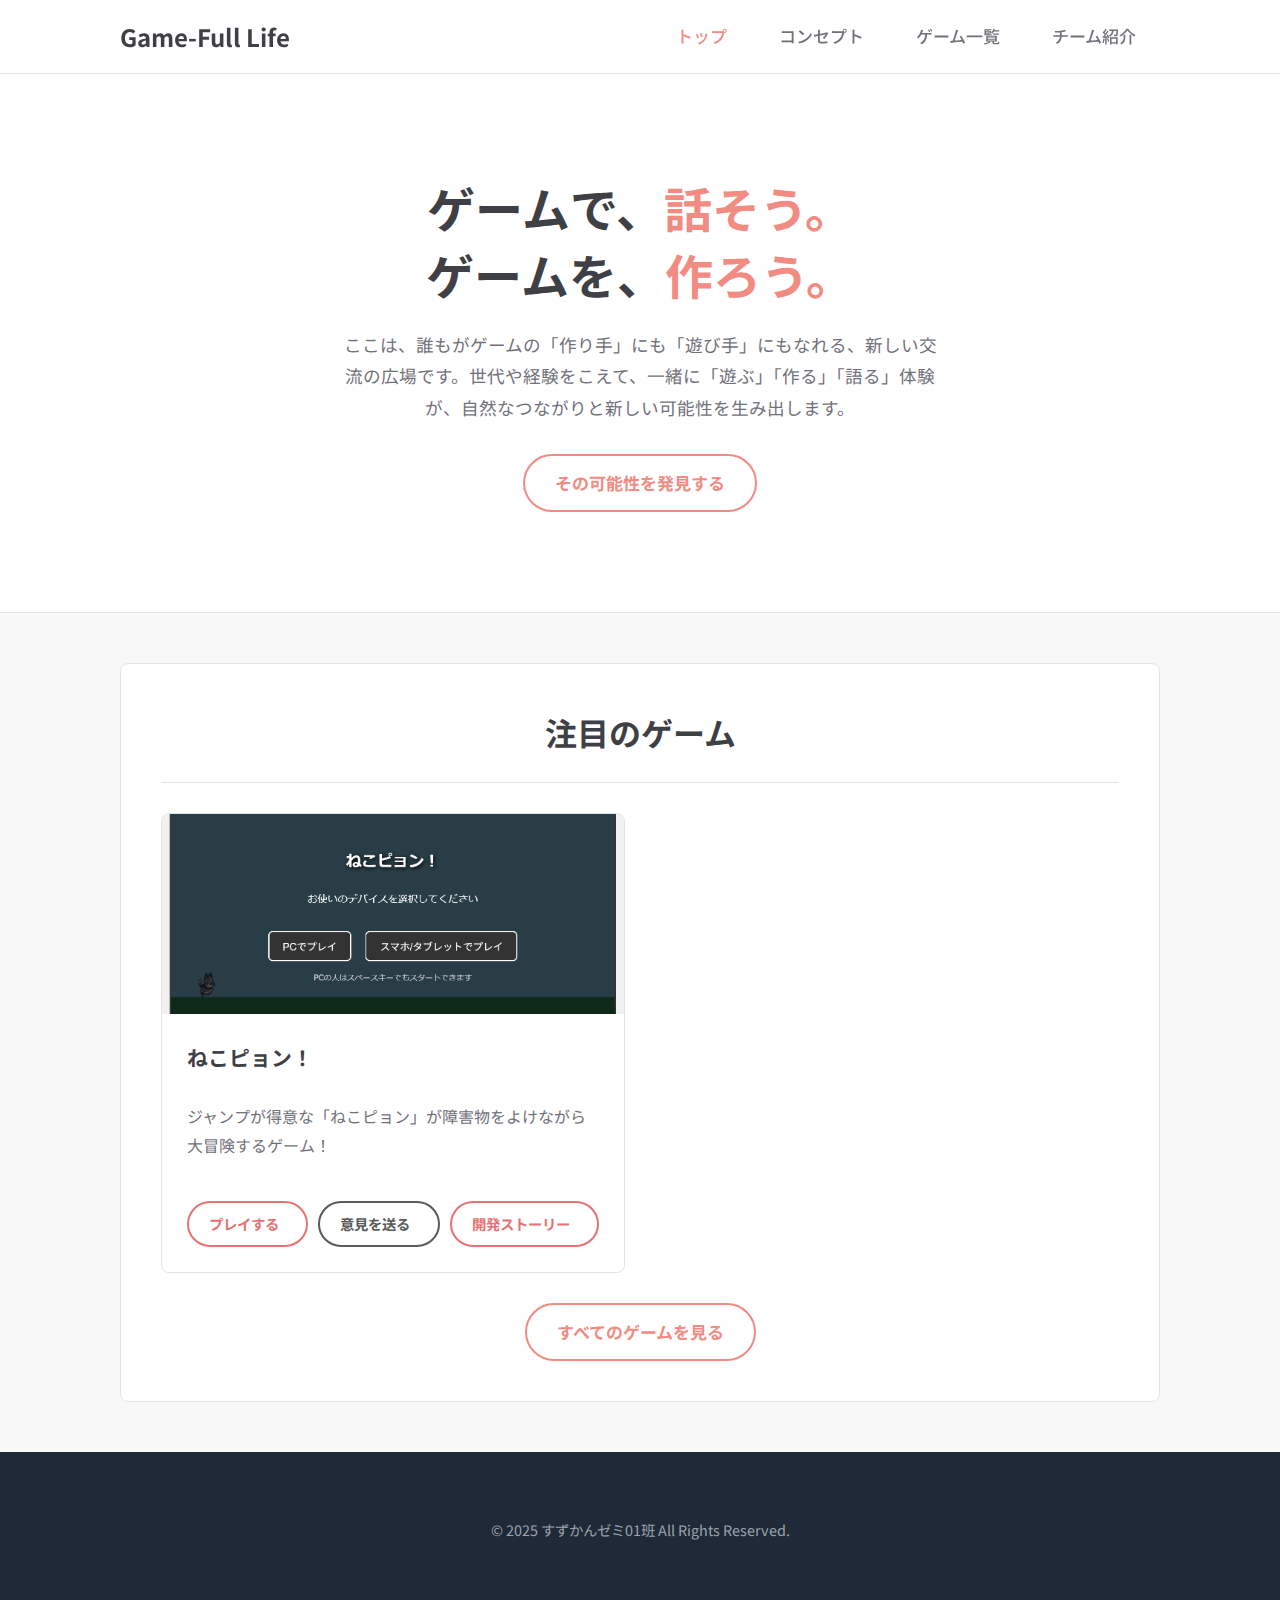
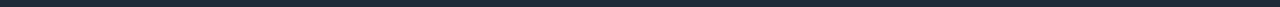
<file: index.html>
<!DOCTYPE html>
<html lang="ja">
<head>
    <meta charset="UTF-8">
    <meta name="viewport" content="width=device-width, initial-scale=1.0">
    <title>Game-Full Life | ゲームでツナガル、世代をコエル</title>
    <link rel="stylesheet" href="style.css">
    <link rel="preconnect" href="https://fonts.googleapis.com">
    <link rel="preconnect" href="https://fonts.gstatic.com" crossorigin>
    <link href="https://fonts.googleapis.com/css2?family=Noto+Sans+JP:wght@400;500;700&family=Poppins:wght@700&display=swap" rel="stylesheet">
</head>
<body>

    <header class="site-header">
        <div class="container">
            <div class="header-inner">
                <div class="site-logo">
                    <a href="index.html">
                        <h1 class="site-main-title">Game-Full Life</h1>
                    </a>
                </div>
                <nav class="main-nav">
                    <a href="index.html" class="active">トップ</a>
                    <a href="concept.html">コンセプト</a>
                    <a href="games.html">ゲーム一覧</a>
                    <a href="about.html">チーム紹介</a>
                </nav>
            </div>
        </div>
    </header>
    
    <main>
        <section class="hero-section">
            <h2 class="hero-title">ゲームで、<span class="accent">話そう。</span><br>ゲームを、<span class="accent">作ろう。</span></h2>
            <p class="hero-subtitle">ここは、誰もがゲームの「作り手」にも「遊び手」にもなれる、新しい交流の広場です。世代や経験をこえて、一緒に「遊ぶ」「作る」「語る」体験が、自然なつながりと新しい可能性を生み出します。</p>
            <a href="concept.html" class="button">その可能性を発見する</a>
        </section>

        <div class="site-content">
            <div class="container">
                <div class="content-wrapper">
                    <h2 class="section-title">注目のゲーム</h2>
                    <div class="game-list">
                         <div class="game-card">
    <img src="https://atsuage-bomb.github.io/01-gamecomm/nekopyongazo.png" alt="ねこピョン！の画像" class="game-card-image">
    <div class="game-card-content">
        <h3>ねこピョン！</h3>
        <p>ジャンプが得意な「ねこピョン」が障害物をよけながら大冒険するゲーム！</p>
    </div>
    <div class="game-card-actions">
        <a href="https://atsuage-bomb.github.io/cat-walker/" target="_blank" class="button">プレイする</a>
        <a href="（GoogleフォームのURL）" target="_blank" class="button secondary">意見を送る</a>
        <a href="https://atsuage-bomb.github.io/01-gamecomm/story-nekopyon.html" class="button tertiary">開発ストーリー</a>
    </div>
</div>                        
                    </div>
                    <div style="text-align:center; margin-top:30px;">
                        <a href="games.html" class="button">すべてのゲームを見る</a>
                    </div>
                </div>
            </div>
        </div>
    </main>

    <footer class="site-footer">
        <div class="container">
            <p>&copy; 2025 すずかんゼミ01班 All Rights Reserved.</p>
        </div>
    </footer>

</body>
</html>
</file>
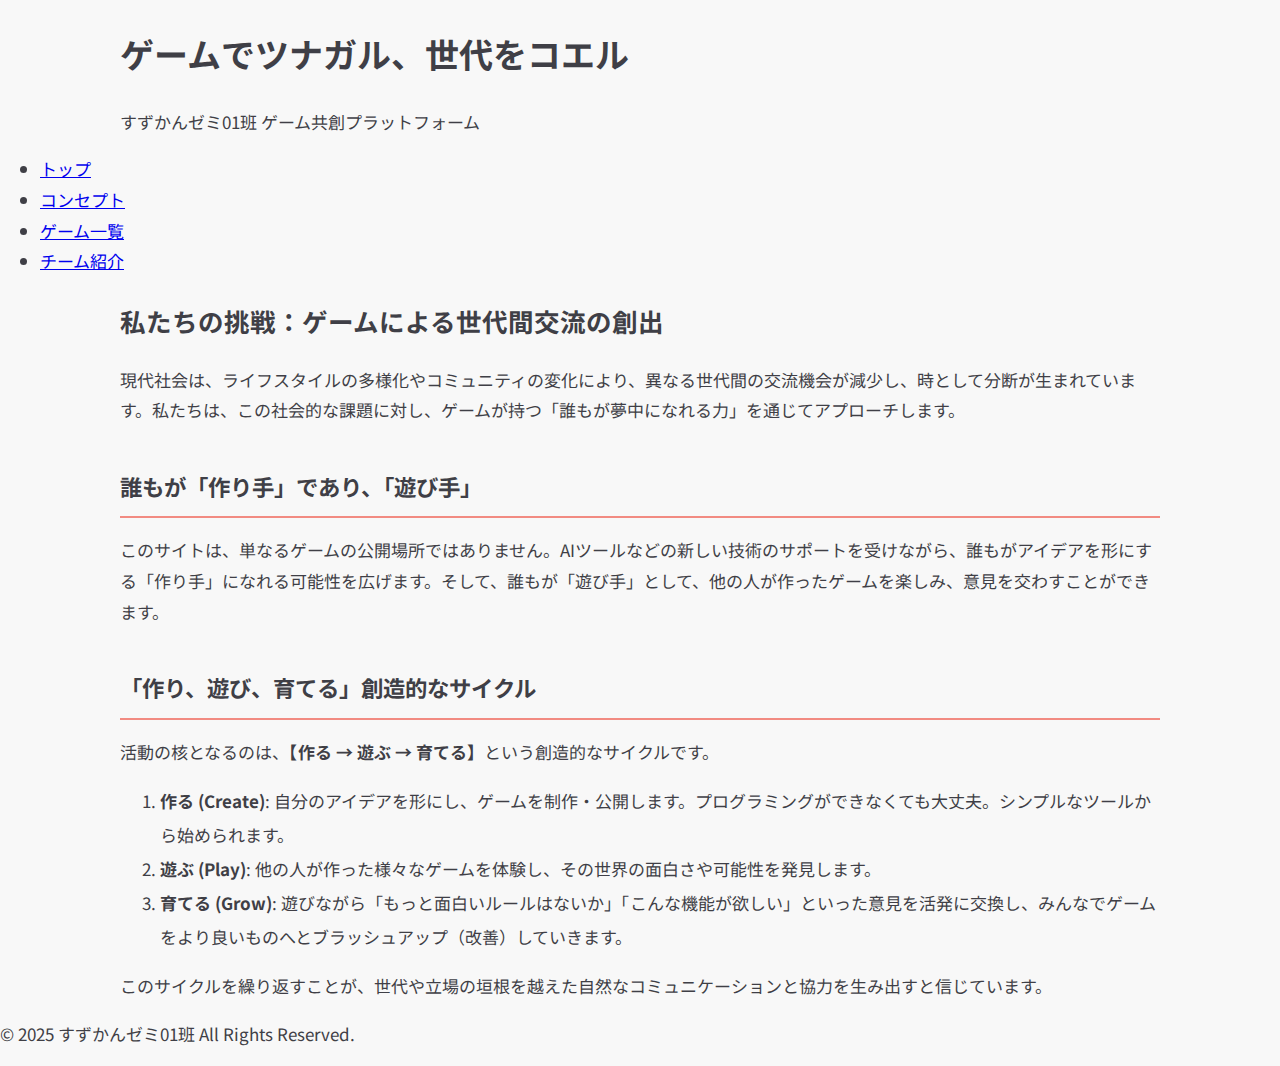
<file: concept.html>
<!DOCTYPE html>
<html lang="ja">
<head>
    <meta charset="UTF-8">
    <meta name="viewport" content="width=device-width, initial-scale=1.0">
    <title>コンセプト | すずかんゼミ01班プロジェクト</title>
    <link rel="stylesheet" href="style.css">
</head>
<body>

    <header>
        <div class="container">
            <h1>ゲームでツナガル、世代をコエル</h1>
            <p>すずかんゼミ01班 ゲーム共創プラットフォーム</p>
        </div>
    </header>

    <nav>
        <ul>
            <li><a href="index.html">トップ</a></li>
            <li><a href="concept.html" class="active">コンセプト</a></li>
            <li><a href="games.html">ゲーム一覧</a></li>
            <li><a href="about.html">チーム紹介</a></li>
        </ul>
    </nav>

    <main>
        <div class="container">
            <section class="section">
                <h2>私たちの挑戦：ゲームによる世代間交流の創出</h2>
                <p>現代社会は、ライフスタイルの多様化やコミュニティの変化により、異なる世代間の交流機会が減少し、時として分断が生まれています。私たちは、この社会的な課題に対し、ゲームが持つ「誰もが夢中になれる力」を通じてアプローチします。</p>
                
                <h3>誰もが「作り手」であり、「遊び手」</h3>
                <p>このサイトは、単なるゲームの公開場所ではありません。AIツールなどの新しい技術のサポートを受けながら、誰もがアイデアを形にする「作り手」になれる可能性を広げます。そして、誰もが「遊び手」として、他の人が作ったゲームを楽しみ、意見を交わすことができます。</p>

                <h3>「作り、遊び、育てる」創造的なサイクル</h3>
                <p>活動の核となるのは、<strong>【作る → 遊ぶ → 育てる】</strong>という創造的なサイクルです。</p>
                <ol style="line-height: 2;">
                    <li><strong>作る (Create)</strong>: 自分のアイデアを形にし、ゲームを制作・公開します。プログラミングができなくても大丈夫。シンプルなツールから始められます。</li>
                    <li><strong>遊ぶ (Play)</strong>: 他の人が作った様々なゲームを体験し、その世界の面白さや可能性を発見します。</li>
                    <li><strong>育てる (Grow)</strong>: 遊びながら「もっと面白いルールはないか」「こんな機能が欲しい」といった意見を活発に交換し、みんなでゲームをより良いものへとブラッシュアップ（改善）していきます。</li>
                </ol>
                <p>このサイクルを繰り返すことが、世代や立場の垣根を越えた自然なコミュニケーションと協力を生み出すと信じています。</p>
            </section>
        </div>
    </main>

    <footer>
        <p>&copy; 2025 すずかんゼミ01班 All Rights Reserved.</p>
    </footer>

</body>
</html>
</file>
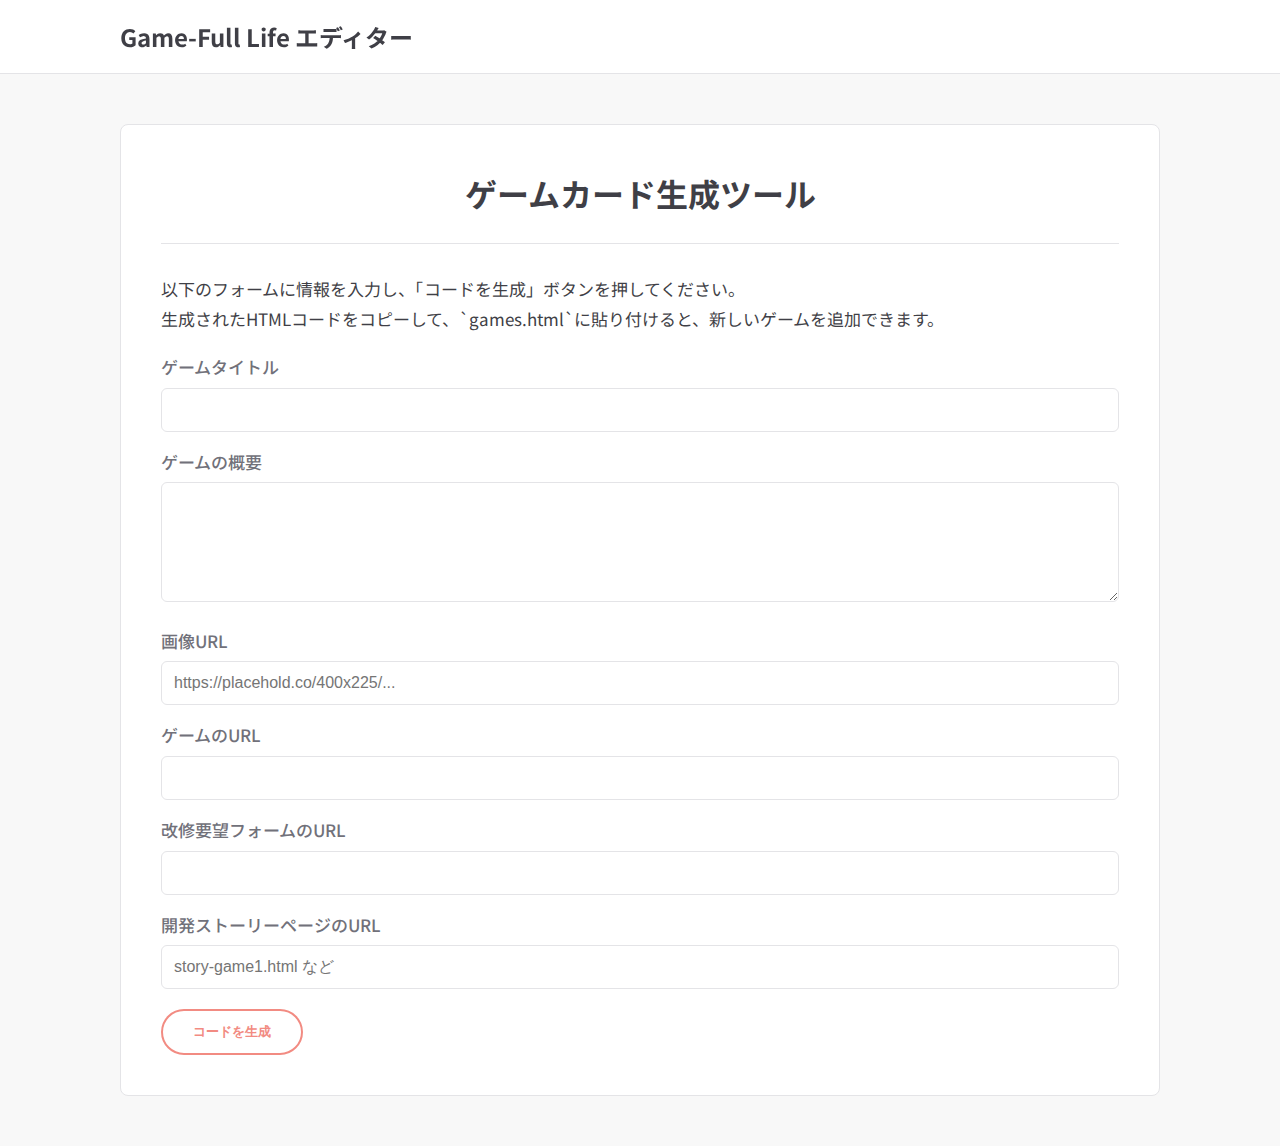
<file: editor.html>
<!DOCTYPE html>
<html lang="ja">
<head>
    <meta charset="UTF-8">
    <meta name="viewport" content="width=device-width, initial-scale=1.0">
    <title>ゲーム情報エディター | Game-Full Life</title>
    <link rel="stylesheet" href="style.css">
    <link rel="preconnect" href="https://fonts.googleapis.com">
    <link rel="preconnect" href="https://fonts.gstatic.com" crossorigin>
    <link href="https://fonts.googleapis.com/css2?family=Noto+Sans+JP:wght@400;500;700&family=Poppins:wght@700&display=swap" rel="stylesheet">
    <style>
        .editor-form label { display: block; margin: 15px 0 5px; font-weight: 500; color: var(--text-color-light); }
        .editor-form input, .editor-form textarea { width: 100%; padding: 12px; border-radius: 6px; border: 1px solid var(--border-color); font-size: 1rem; transition: all 0.2s; }
        .editor-form input:focus, .editor-form textarea:focus { border-color: var(--accent-color); box-shadow: 0 0 0 3px rgba(242, 139, 130, 0.3); outline: none; }
        .editor-form textarea { min-height: 120px; }
        #output-code { background-color: #1e293b; color: #e2e8f0; border-radius: var(--border-radius); white-space: pre-wrap; word-wrap: break-word; font-family: monospace; padding: 20px; line-height: 1.6;}
    </style>
</head>
<body>

    <header class="site-header">
        <div class="container">
            <div class="header-inner">
                <div class="site-logo">
                    <a href="index.html"><h1 class="site-main-title">Game-Full Life エディター</h1></a>
                </div>
            </div>
        </div>
    </header>

    <main class="site-content">
        <div class="container">
            <div class="content-wrapper">
                <h2 class="section-title">ゲームカード生成ツール</h2>
                <p>以下のフォームに情報を入力し、「コードを生成」ボタンを押してください。<br>生成されたHTMLコードをコピーして、`games.html`に貼り付けると、新しいゲームを追加できます。</p>
                
                <form id="game-editor-form" class="editor-form">
                    <label for="title">ゲームタイトル</label>
                    <input type="text" id="title" required>
                    <label for="description">ゲームの概要</label>
                    <textarea id="description" rows="4" required></textarea>
                    <label for="image-url">画像URL</label>
                    <input type="text" id="image-url" placeholder="https://placehold.co/400x225/..." required>
                    <label for="game-url">ゲームのURL</label>
                    <input type="text" id="game-url" required>
                    <label for="feedback-url">改修要望フォームのURL</label>
                    <input type="text" id="feedback-url" required>
                    <label for="story-url">開発ストーリーページのURL</label>
                    <input type="text" id="story-url" placeholder="story-game1.html など" required>
                    <div style="margin-top: 20px;">
                        <button type="button" class="button" onclick="generateCode()">コードを生成</button>
                    </div>
                </form>

                <div id="output-area" style="display: none; margin-top: 40px;">
                    <h3>生成されたHTMLコード</h3>
                    <p>以下のコードをコピーして、`games.html`ファイルの`<div class="game-list">`と`</div>`の間に貼り付けてください。</p>
                    <pre><code id="output-code"></code></pre>
                </div>
            </div>
        </div>
    </main>

    <script>
        function generateCode() {
            const title = document.getElementById('title').value;
            const description = document.getElementById('description').value;
            const imageUrl = document.getElementById('image-url').value;
            const gameUrl = document.getElementById('game-url').value;
            const feedbackUrl = document.getElementById('feedback-url').value;
            const storyUrl = document.getElementById('story-url').value;

            if (!title || !description || !imageUrl || !gameUrl || !feedbackUrl || !storyUrl) {
                alert('すべての項目を入力してください。');
                return;
            }

            const htmlCode = `<div class="game-card">
    <img src="${imageUrl}" alt="${title}の画像" class="game-card-image">
    <div class="game-card-content">
        <h3>${title}</h3>
        <p>${description}</p>
    </div>
    <div class="game-card-actions">
        <a href="${gameUrl}" target="_blank" class="button">プレイする</a>
        <a href="${feedbackUrl}" target="_blank" class="button secondary">意見を送る</a>
        <a href="${storyUrl}" class="button tertiary">開発ストーリー</a>
    </div>
</div>`;
            document.getElementById('output-code').textContent = htmlCode.trim();
            document.getElementById('output-area').style.display = 'block';
        }
    </script>
</body>
</html>
</file>
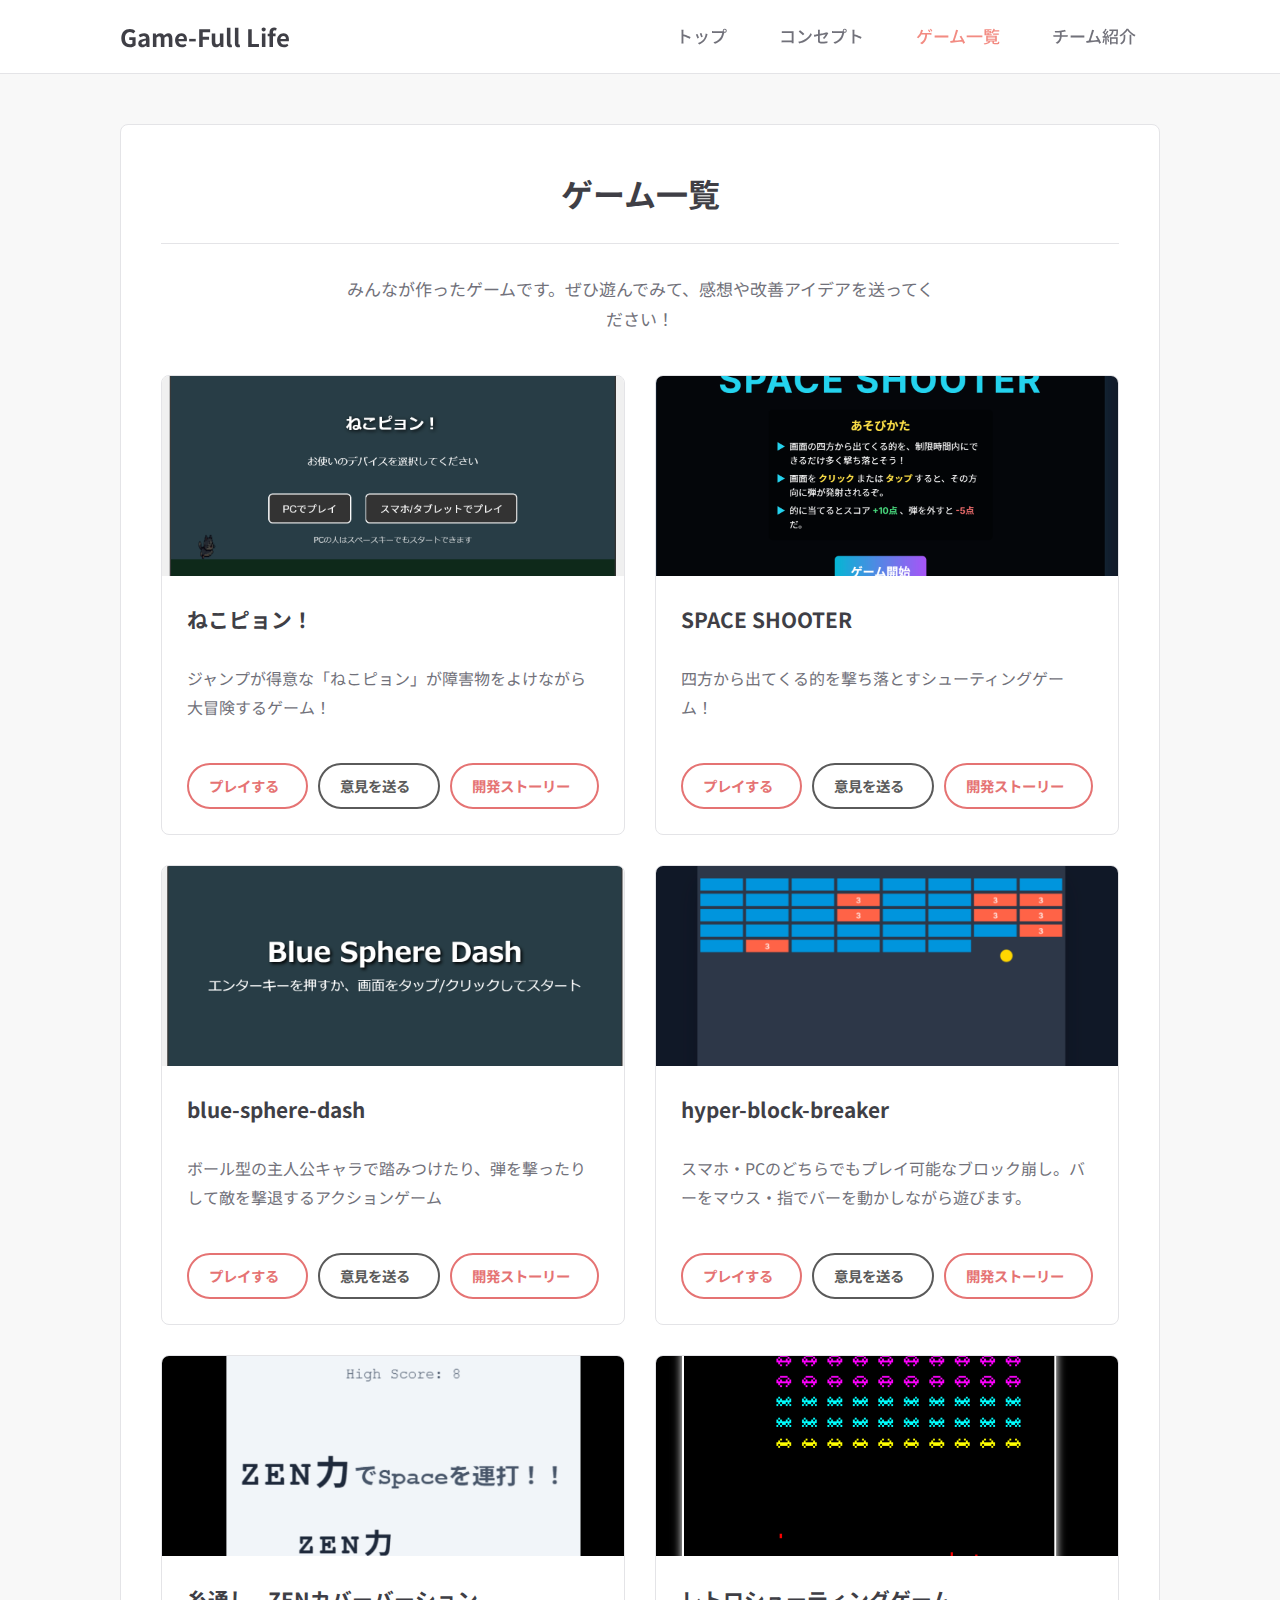
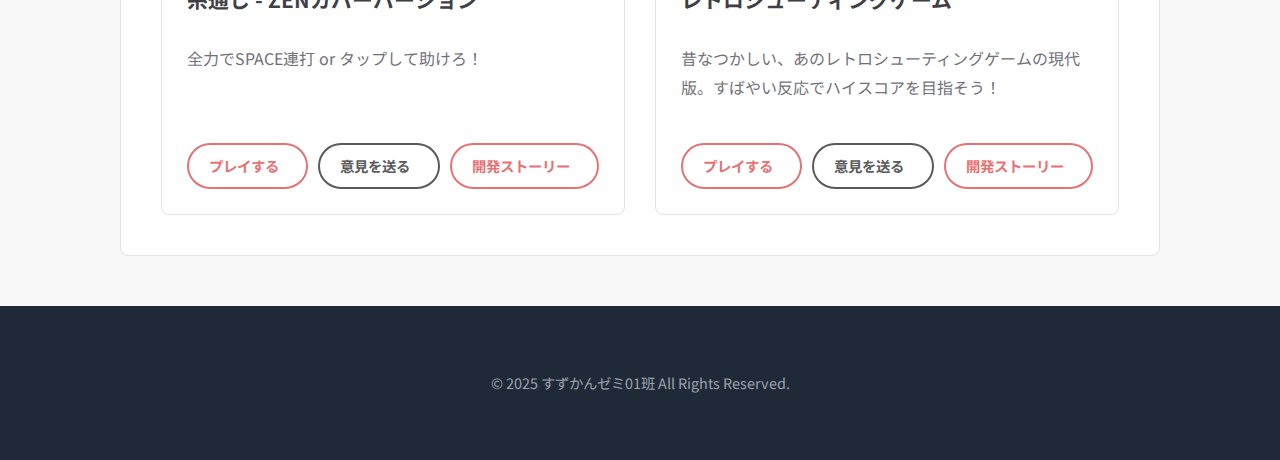
<file: games.html>
<!DOCTYPE html>
<html lang="ja">
<head>
    <meta charset="UTF-8">
    <meta name="viewport" content="width=device-width, initial-scale=1.0">
    <title>ゲーム一覧 | Game-Full Life</title>
    <link rel="stylesheet" href="style.css">
    <link rel="preconnect" href="https://fonts.googleapis.com">
    <link rel="preconnect" href="https://fonts.gstatic.com" crossorigin>
    <link href="https://fonts.googleapis.com/css2?family=Noto+Sans+JP:wght@400;500;700&family=Poppins:wght@700&display=swap" rel="stylesheet">
</head>
<body>

    <header class="site-header">
        <div class="container">
            <div class="header-inner">
                <div class="site-logo">
                    <a href="index.html"><h1 class="site-main-title">Game-Full Life</h1></a>
                </div>
                <nav class="main-nav">
                    <a href="index.html">トップ</a>
                    <a href="concept.html">コンセプト</a>
                    <a href="games.html" class="active">ゲーム一覧</a>
                    <a href="about.html">チーム紹介</a>
                </nav>
            </div>
        </div>
    </header>

    <main class="site-content">
        <div class="container">
            <div class="content-wrapper">
                <h2 class="section-title">ゲーム一覧</h2>
                <p style="text-align:center; max-width: 600px; margin: 0 auto 40px auto; color: var(--text-color-light);">みんなが作ったゲームです。ぜひ遊んでみて、感想や改善アイデアを送ってください！</p>
                <div class="game-list">
                    <div class="game-card">
    <img src="https://atsuage-bomb.github.io/01-gamecomm/nekopyongazo.png" alt="ねこピョン！の画像" class="game-card-image">
    <div class="game-card-content">
        <h3>ねこピョン！</h3>
        <p>ジャンプが得意な「ねこピョン」が障害物をよけながら大冒険するゲーム！</p>
    </div>
    <div class="game-card-actions">
        <a href="https://atsuage-bomb.github.io/cat-walker/" target="_blank" class="button">プレイする</a>
        <a href="（GoogleフォームのURL）" target="_blank" class="button secondary">意見を送る</a>
        <a href="https://atsuage-bomb.github.io/01-gamecomm/story-nekopyon.html" class="button tertiary">開発ストーリー</a>
    </div>
</div>

                    <div class="game-card">
    <img src="https://atsuage-bomb.github.io/01-gamecomm/spaceshootergazo.png" alt="SPACE SHOOTERの画像" class="game-card-image">
    <div class="game-card-content">
        <h3>SPACE SHOOTER</h3>
        <p>四方から出てくる的を撃ち落とすシューティングゲーム！</p>
    </div>
    <div class="game-card-actions">
        <a href="https://atsuage-bomb.github.io/space-shooter/" target="_blank" class="button">プレイする</a>
        <a href="（GoogleフォームのURL）" target="_blank" class="button secondary">意見を送る</a>
        <a href="https://atsuage-bomb.github.io/01-gamecomm/space-shooter.html" class="button tertiary">開発ストーリー</a>
    </div>
</div>
                    <div class="game-card">
    <img src="https://atsuage-bomb.github.io/01-gamecomm/blue-sphere-dash-gazo.png" alt="blue-sphere-dashの画像" class="game-card-image">
    <div class="game-card-content">
        <h3>blue-sphere-dash</h3>
        <p>ボール型の主人公キャラで踏みつけたり、弾を撃ったりして敵を撃退するアクションゲーム</p>
    </div>
    <div class="game-card-actions">
        <a href="https://atsuage-bomb.github.io/blue-sphere-dash/" target="_blank" class="button">プレイする</a>
        <a href="（GoogleフォームのURL）" target="_blank" class="button secondary">意見を送る</a>
        <a href="https://atsuage-bomb.github.io/01-gamecomm/story-blue-sphere-dash.html" class="button tertiary">開発ストーリー</a>
    </div>
</div>

                    <div class="game-card">
    <img src="https://atsuage-bomb.github.io/01-gamecomm/hyper-block-breaker-gazo.png" alt="hyper-block-breakerの画像" class="game-card-image">
    <div class="game-card-content">
        <h3>hyper-block-breaker</h3>
        <p>スマホ・PCのどちらでもプレイ可能なブロック崩し。バーをマウス・指でバーを動かしながら遊びます。</p>
    </div>
    <div class="game-card-actions">
        <a href="https://atsuage-bomb.github.io/hyper-block-breaker/" target="_blank" class="button">プレイする</a>
        <a href="（GoogleフォームのURL）" target="_blank" class="button secondary">意見を送る</a>
        <a href="https://atsuage-bomb.github.io/01-gamecomm/story-hyper-block-breaker.html" class="button tertiary">開発ストーリー</a>
    </div>
</div>

                    <div class="game-card">
    <img src="https://atsuage-bomb.github.io/01-gamecomm/itotoshi-gazo.png" alt="糸通し - ZENカバーバーションの画像" class="game-card-image">
    <div class="game-card-content">
        <h3>糸通し - ZENカバーバーション</h3>
        <p>全力でSPACE連打 or タップして助けろ！</p>
    </div>
    <div class="game-card-actions">
        <a href="https://canaddn.github.io/ito-toshi-game/" target="_blank" class="button">プレイする</a>
        <a href="（GoogleフォームのURLを入力）" target="_blank" class="button secondary">意見を送る</a>
        <a href="https://atsuage-bomb.github.io/01-gamecomm/story-itotoshi.html" class="button tertiary">開発ストーリー</a>
    </div>
</div>

                    <div class="game-card">
    <img src="https://atsuage-bomb.github.io/01-gamecomm/retro-shooter-game-gazo.png" alt="レトロシューティングゲームの画像" class="game-card-image">
    <div class="game-card-content">
        <h3>レトロシューティングゲーム</h3>
        <p>昔なつかしい、あのレトロシューティングゲームの現代版。すばやい反応でハイスコアを目指そう！</p>
    </div>
    <div class="game-card-actions">
        <a href="https://atsuage-bomb.github.io/retro-shooter-game/" target="_blank" class="button">プレイする</a>
        <a href="（GoogleフォームのURLを入力）" target="_blank" class="button secondary">意見を送る</a>
        <a href="https://atsuage-bomb.github.io/01-gamecomm/story-retro-shooter-game.html" class="button tertiary">開発ストーリー</a>
    </div>
</div>
                    
                </div>
            </div>
        </div>
    </main>

    <footer class="site-footer">
        <div class="container">
            <p>&copy; 2025 すずかんゼミ01班 All Rights Reserved.</p>
        </div>
    </footer>

</body>
</html>
</file>
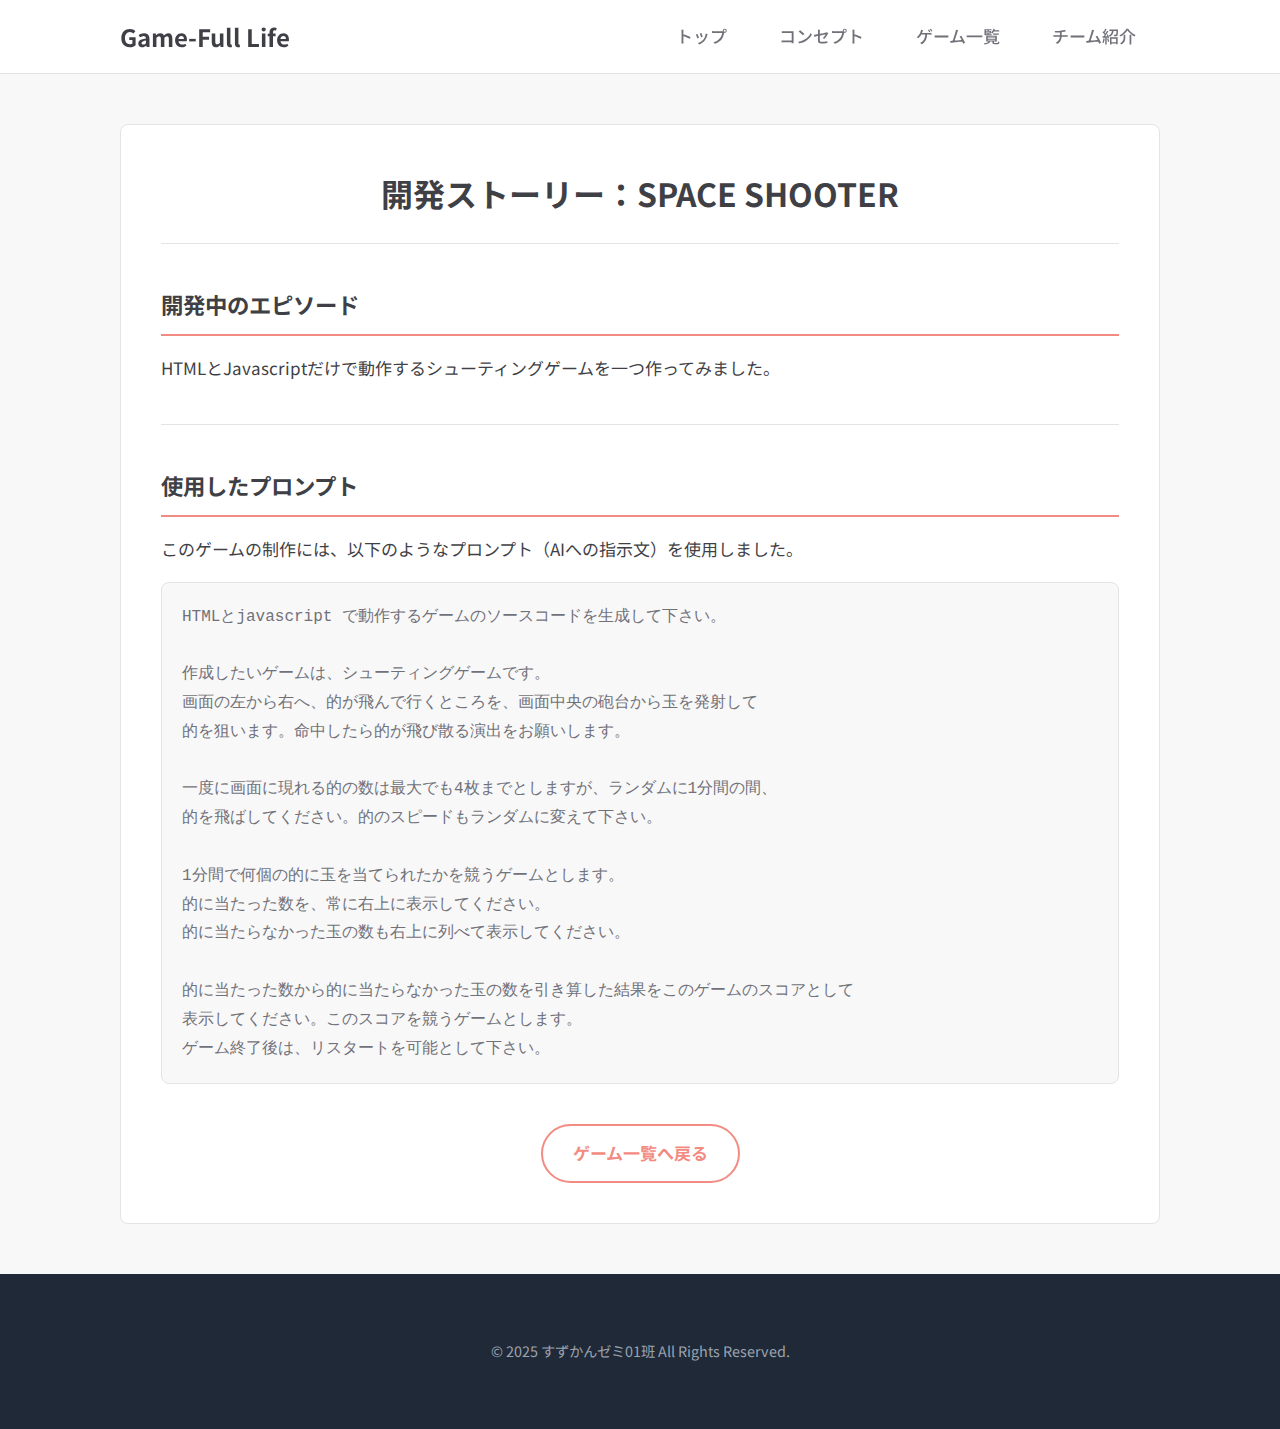
<file: space-shooter.html>
<!DOCTYPE html>
<html lang="ja">
<head>
    <meta charset="UTF-8">
    <meta name="viewport" content="width=device-width, initial-scale=1.0">
    <title>開発ストーリー：SPACE SHOOTER | Game-Full Life</title>
    <link rel="stylesheet" href="style.css">
    <link rel="preconnect" href="https://fonts.googleapis.com">
    <link rel="preconnect" href="https://fonts.gstatic.com" crossorigin>
    <link href="https://fonts.googleapis.com/css2?family=Noto+Sans+JP:wght@400;500;700&family=Poppins:wght@700&display=swap" rel="stylesheet">
</head>
<body>

    <header class="site-header">
        <div class="container">
            <div class="header-inner">
                <div class="site-logo">
                    <a href="index.html"><h1 class="site-main-title">Game-Full Life</h1></a>
                </div>
                <nav class="main-nav">
                    <a href="index.html">トップ</a>
                    <a href="concept.html">コンセプト</a>
                    <a href="games.html">ゲーム一覧</a>
                    <a href="about.html">チーム紹介</a>
                </nav>
            </div>
        </div>
    </header>

    <main class="site-content">
        <div class="container">
            <div class="content-wrapper">
                <h2 class="section-title">開発ストーリー：SPACE SHOOTER</h2>
                <h3>開発中のエピソード</h3>
                <p>HTMLとJavascriptだけで動作するシューティングゲームを一つ作ってみました。</p>
                <hr class="story-divider">
                <h3>使用したプロンプト</h3>
                <p>このゲームの制作には、以下のようなプロンプト（AIへの指示文）を使用しました。</p>
                <div class="prompt-box">
                    <pre><code>HTMLとjavascript で動作するゲームのソースコードを生成して下さい。

作成したいゲームは、シューティングゲームです。
画面の左から右へ、的が飛んで行くところを、画面中央の砲台から玉を発射して
的を狙います。命中したら的が飛び散る演出をお願いします。

一度に画面に現れる的の数は最大でも4枚までとしますが、ランダムに1分間の間、
的を飛ばしてください。的のスピードもランダムに変えて下さい。

1分間で何個の的に玉を当てられたかを競うゲームとします。
的に当たった数を、常に右上に表示してください。
的に当たらなかった玉の数も右上に列べて表示してください。

的に当たった数から的に当たらなかった玉の数を引き算した結果をこのゲームのスコアとして
表示してください。このスコアを競うゲームとします。
ゲーム終了後は、リスタートを可能として下さい。</code></pre>
                </div>
                <div style="text-align:center; margin-top: 40px;"><a href="games.html" class="button">ゲーム一覧へ戻る</a></div>
            </div>
        </div>
    </main>

    <footer class="site-footer">
        <div class="container">
            <p>&copy; 2025 すずかんゼミ01班 All Rights Reserved.</p>
        </div>
    </footer>

</body>
</html>
</file>
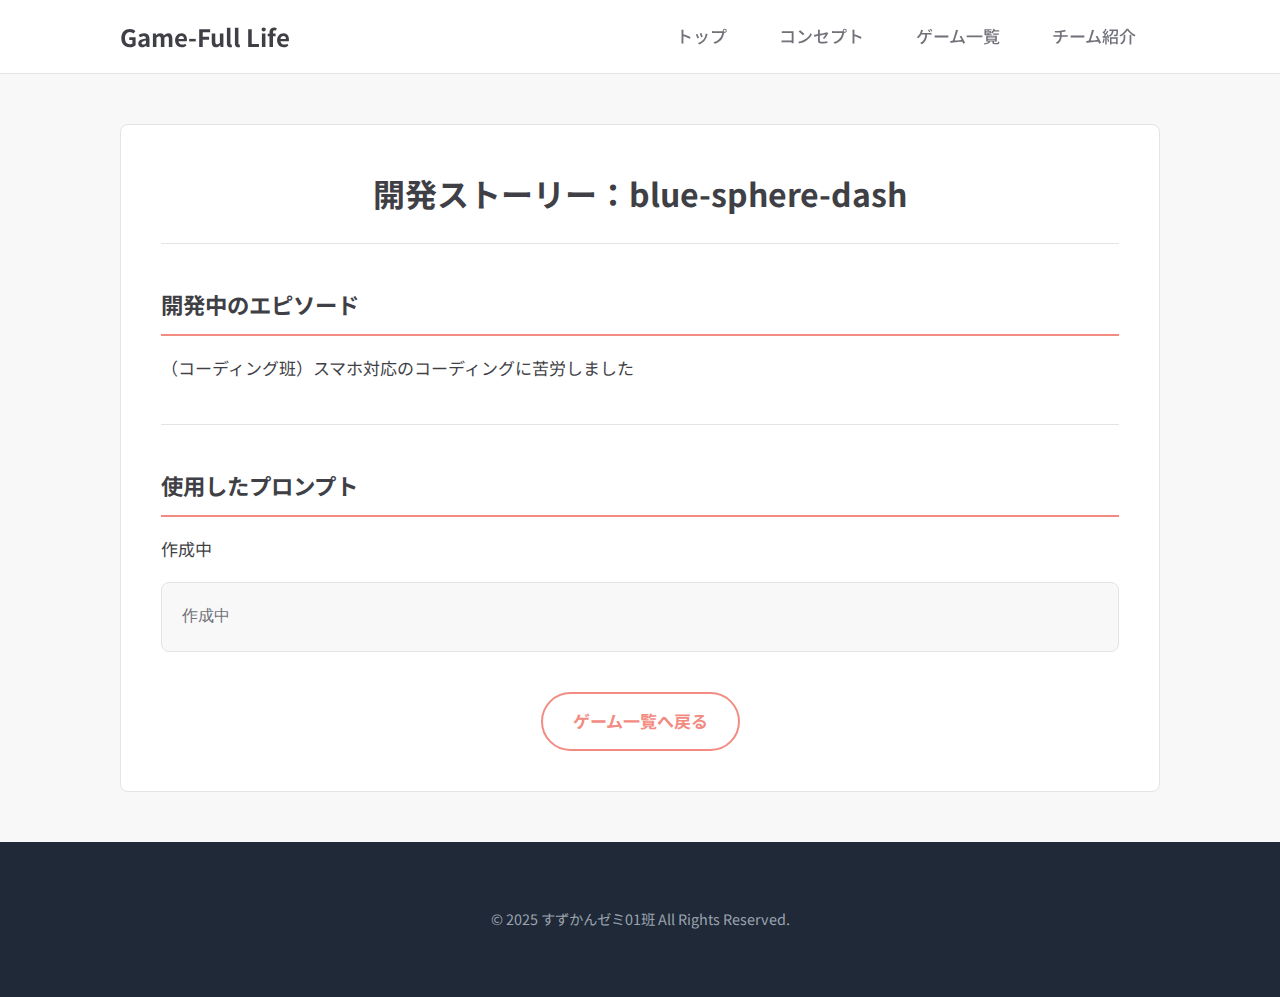
<file: story-blue-sphere-dash.html>
<!DOCTYPE html>
<html lang="ja">
<head>
    <meta charset="UTF-8">
    <meta name="viewport" content="width=device-width, initial-scale=1.0">
    <title>開発ストーリー：blue-sphere-dash | Game-Full Life</title>
    <link rel="stylesheet" href="style.css">
    <link rel="preconnect" href="https://fonts.googleapis.com">
    <link rel="preconnect" href="https://fonts.gstatic.com" crossorigin>
    <link href="https://fonts.googleapis.com/css2?family=Noto+Sans+JP:wght@400;500;700&family=Poppins:wght@700&display=swap" rel="stylesheet">
</head>
<body>

    <header class="site-header">
        <div class="container">
            <div class="header-inner">
                <div class="site-logo">
                    <a href="index.html"><h1 class="site-main-title">Game-Full Life</h1></a>
                </div>
                <nav class="main-nav">
                    <a href="index.html">トップ</a>
                    <a href="concept.html">コンセプト</a>
                    <a href="games.html">ゲーム一覧</a>
                    <a href="about.html">チーム紹介</a>
                </nav>
            </div>
        </div>
    </header>

    <main class="site-content">
        <div class="container">
            <div class="content-wrapper">
                <h2 class="section-title">開発ストーリー：blue-sphere-dash</h2>
                <h3>開発中のエピソード</h3>
                <p>（コーディング班）スマホ対応のコーディングに苦労しました</p>
                <hr class="story-divider">
                <h3>使用したプロンプト</h3>
                <p>作成中</p>
                <div class="prompt-box">
                    <pre><code>作成中</code></pre>
                </div>
                <div style="text-align:center; margin-top: 40px;"><a href="games.html" class="button">ゲーム一覧へ戻る</a></div>
            </div>
        </div>
    </main>

    <footer class="site-footer">
        <div class="container">
            <p>&copy; 2025 すずかんゼミ01班 All Rights Reserved.</p>
        </div>
    </footer>

</body>
</html>
</file>
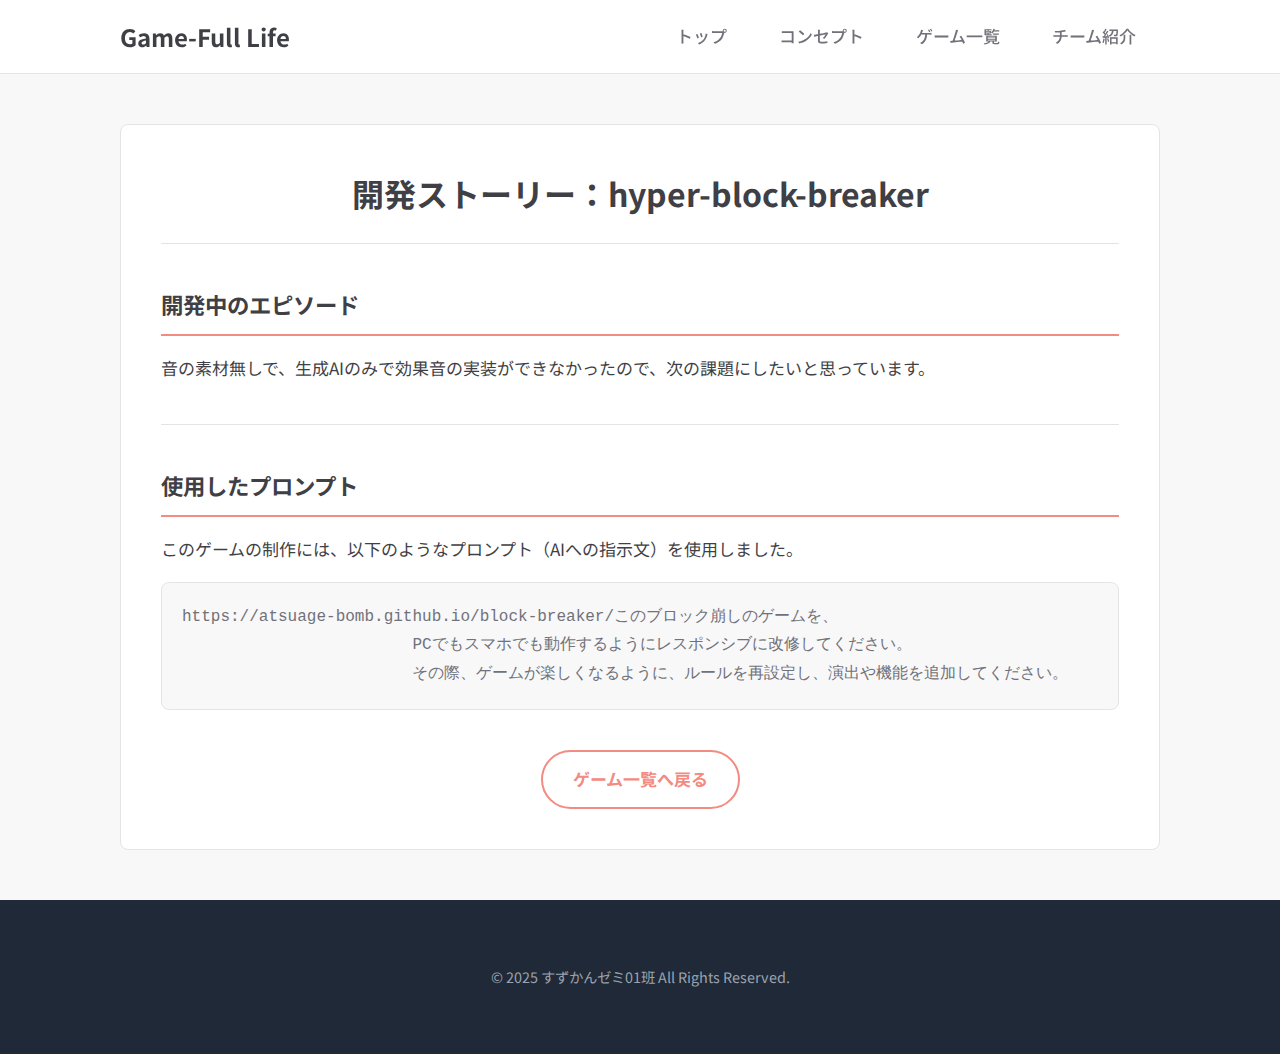
<file: story-hyper-block-breaker.html>
<!DOCTYPE html>
<html lang="ja">
<head>
    <meta charset="UTF-8">
    <meta name="viewport" content="width=device-width, initial-scale=1.0">
    <title>開発ストーリー：(ここにゲーム名) | Game-Full Life</title>
    <link rel="stylesheet" href="style.css">
    <link rel="preconnect" href="https://fonts.googleapis.com">
    <link rel="preconnect" href="https://fonts.gstatic.com" crossorigin>
    <link href="https://fonts.googleapis.com/css2?family=Noto+Sans+JP:wght@400;500;700&family=Poppins:wght@700&display=swap" rel="stylesheet">
</head>
<body>

    <header class="site-header">
        <div class="container">
            <div class="header-inner">
                <div class="site-logo">
                    <a href="index.html"><h1 class="site-main-title">Game-Full Life</h1></a>
                </div>
                <nav class="main-nav">
                    <a href="index.html">トップ</a>
                    <a href="concept.html">コンセプト</a>
                    <a href="games.html">ゲーム一覧</a>
                    <a href="about.html">チーム紹介</a>
                </nav>
            </div>
        </div>
    </header>

    <main class="site-content">
        <div class="container">
            <div class="content-wrapper">
                <h2 class="section-title">開発ストーリー：hyper-block-breaker</h2>
                <h3>開発中のエピソード</h3>
                <p>音の素材無しで、生成AIのみで効果音の実装ができなかったので、次の課題にしたいと思っています。</p>
                <hr class="story-divider">
                <h3>使用したプロンプト</h3>
                <p>このゲームの制作には、以下のようなプロンプト（AIへの指示文）を使用しました。</p>
                <div class="prompt-box">
                    <pre><code>https://atsuage-bomb.github.io/block-breaker/このブロック崩しのゲームを、
                        PCでもスマホでも動作するようにレスポンシブに改修してください。
                        その際、ゲームが楽しくなるように、ルールを再設定し、演出や機能を追加してください。</code></pre>
                </div>
                <div style="text-align:center; margin-top: 40px;"><a href="games.html" class="button">ゲーム一覧へ戻る</a></div>
            </div>
        </div>
    </main>

    <footer class="site-footer">
        <div class="container">
            <p>&copy; 2025 すずかんゼミ01班 All Rights Reserved.</p>
        </div>
    </footer>

</body>
</html>
</file>
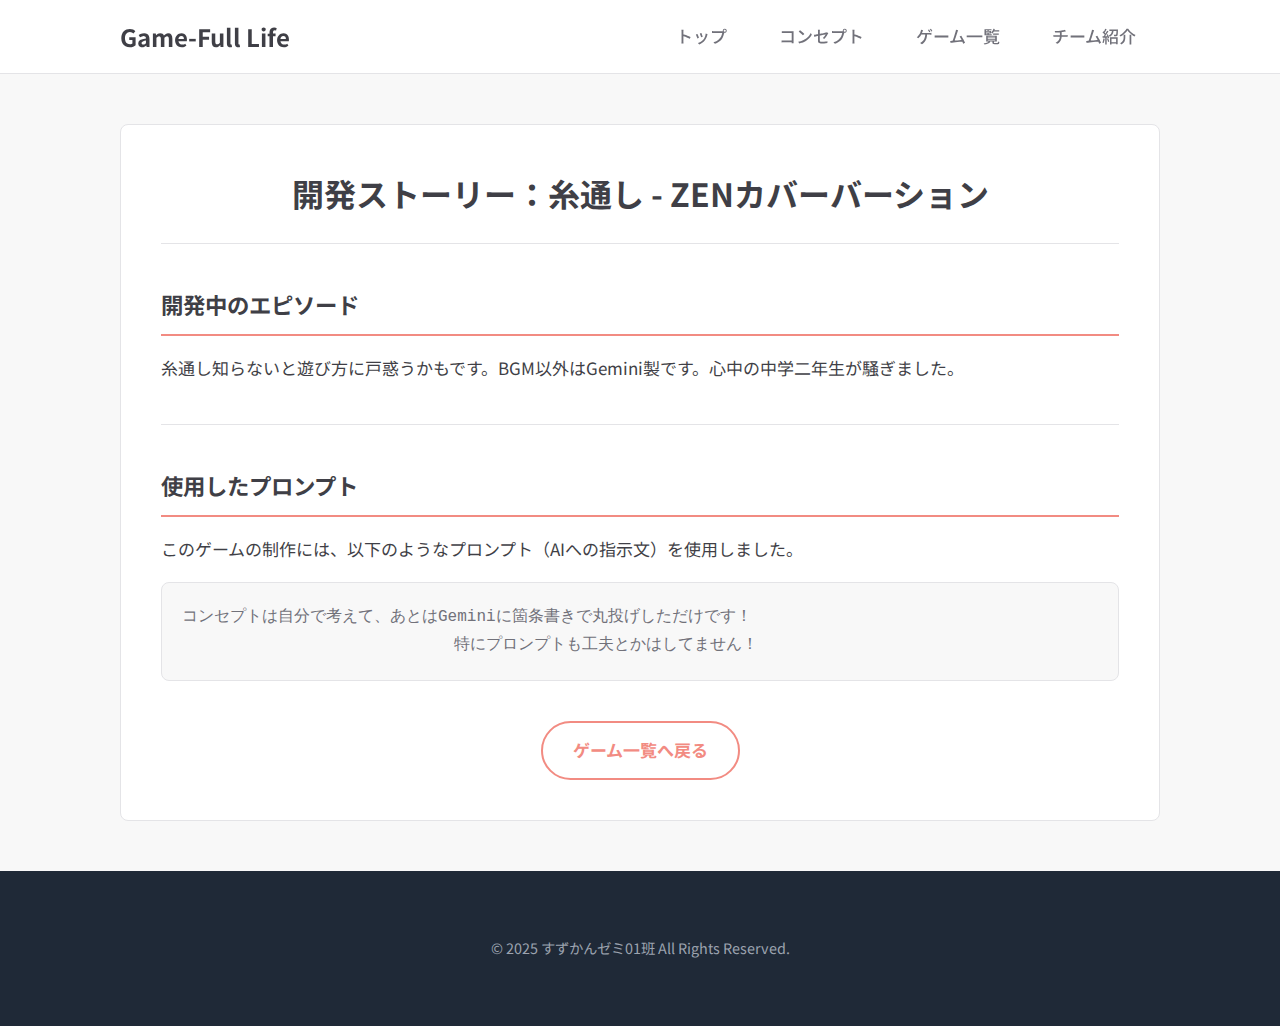
<file: story-itotoshi.html>
<!DOCTYPE html>
<html lang="ja">
<head>
    <meta charset="UTF-8">
    <meta name="viewport" content="width=device-width, initial-scale=1.0">
    <title>開発ストーリー：糸通し ZENカバーバージョン| Game-Full Life</title>
    <link rel="stylesheet" href="style.css">
    <link rel="preconnect" href="https://fonts.googleapis.com">
    <link rel="preconnect" href="https://fonts.gstatic.com" crossorigin>
    <link href="https://fonts.googleapis.com/css2?family=Noto+Sans+JP:wght@400;500;700&family=Poppins:wght@700&display=swap" rel="stylesheet">
</head>
<body>

    <header class="site-header">
        <div class="container">
            <div class="header-inner">
                <div class="site-logo">
                    <a href="index.html"><h1 class="site-main-title">Game-Full Life</h1></a>
                </div>
                <nav class="main-nav">
                    <a href="index.html">トップ</a>
                    <a href="concept.html">コンセプト</a>
                    <a href="games.html">ゲーム一覧</a>
                    <a href="about.html">チーム紹介</a>
                </nav>
            </div>
        </div>
    </header>

    <main class="site-content">
        <div class="container">
            <div class="content-wrapper">
                <h2 class="section-title">開発ストーリー：糸通し - ZENカバーバーション</h2>
                <h3>開発中のエピソード</h3>
                <p>糸通し知らないと遊び方に戸惑うかもです。BGM以外はGemini製です。心中の中学二年生が騒ぎました。</p>
                <hr class="story-divider">
                <h3>使用したプロンプト</h3>
                <p>このゲームの制作には、以下のようなプロンプト（AIへの指示文）を使用しました。</p>
                <div class="prompt-box">
                    <pre><code>コンセプトは自分で考えて、あとはGeminiに箇条書きで丸投げしただけです！
　　　　　　　　　　　　　　　　　特にプロンプトも工夫とかはしてません！</code></pre>
                </div>
                <div style="text-align:center; margin-top: 40px;"><a href="games.html" class="button">ゲーム一覧へ戻る</a></div>
            </div>
        </div>
    </main>

    <footer class="site-footer">
        <div class="container">
            <p>&copy; 2025 すずかんゼミ01班 All Rights Reserved.</p>
        </div>
    </footer>

</body>
</html>
</file>
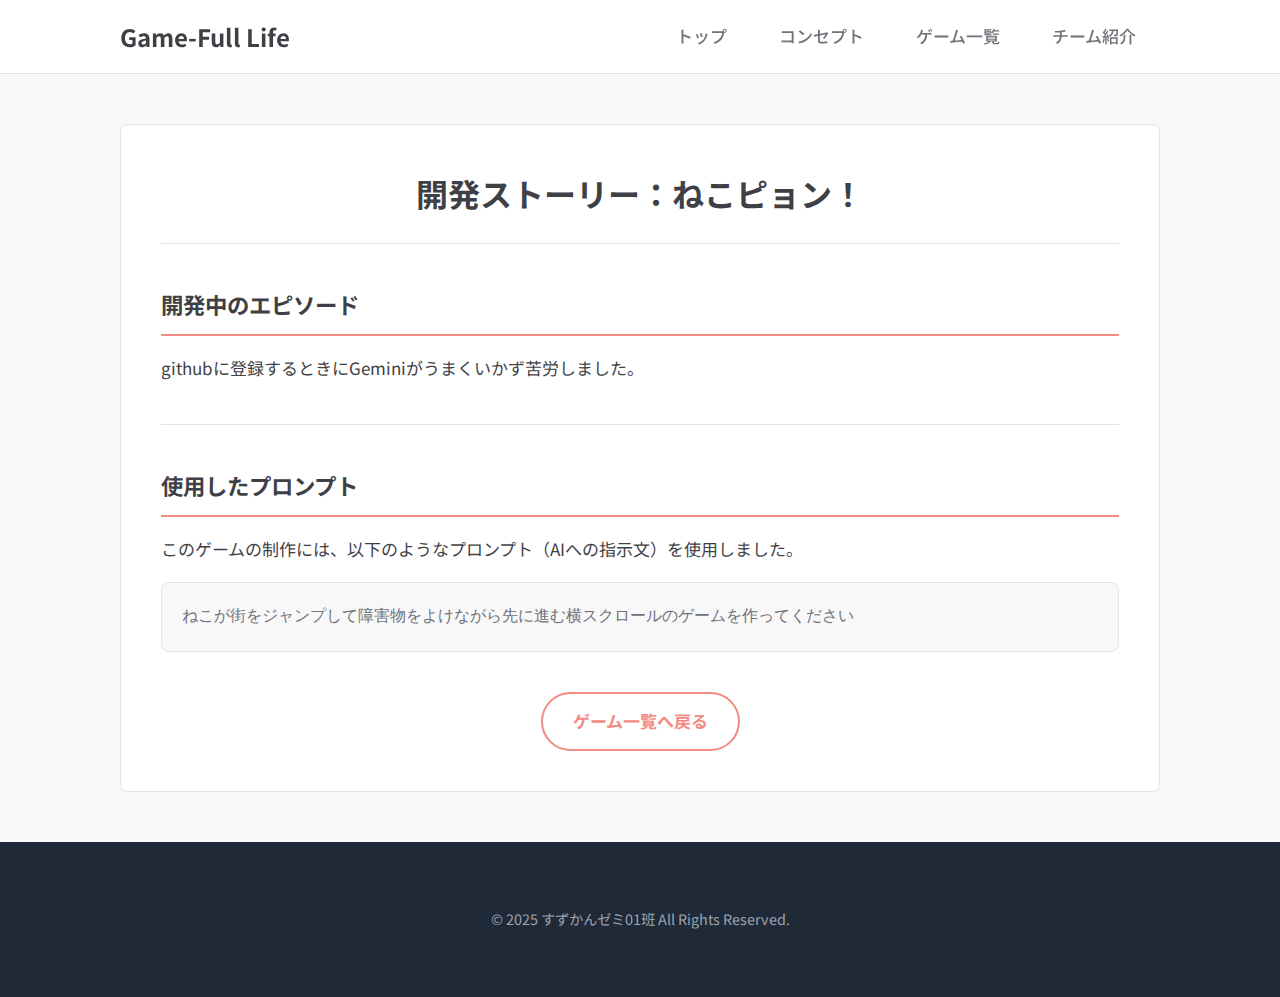
<file: story-nekopyon.html>
<!DOCTYPE html>
<html lang="ja">
<head>
    <meta charset="UTF-8">
    <meta name="viewport" content="width=device-width, initial-scale=1.0">
    <title>開発ストーリー：ねこピョン！ | Game-Full Life</title>
    <link rel="stylesheet" href="style.css">
    <link rel="preconnect" href="https://fonts.googleapis.com">
    <link rel="preconnect" href="https://fonts.gstatic.com" crossorigin>
    <link href="https://fonts.googleapis.com/css2?family=Noto+Sans+JP:wght@400;500;700&family=Poppins:wght@700&display=swap" rel="stylesheet">
</head>
<body>

    <header class="site-header">
        <div class="container">
            <div class="header-inner">
                <div class="site-logo">
                    <a href="index.html"><h1 class="site-main-title">Game-Full Life</h1></a>
                </div>
                <nav class="main-nav">
                    <a href="index.html">トップ</a>
                    <a href="concept.html">コンセプト</a>
                    <a href="games.html">ゲーム一覧</a>
                    <a href="about.html">チーム紹介</a>
                </nav>
            </div>
        </div>
    </header>

    <main class="site-content">
        <div class="container">
            <div class="content-wrapper">
                <h2 class="section-title">開発ストーリー：ねこピョン！</h2>
                <h3>開発中のエピソード</h3>
                <p>githubに登録するときにGeminiがうまくいかず苦労しました。</p>
                <hr class="story-divider">
                <h3>使用したプロンプト</h3>
                <p>このゲームの制作には、以下のようなプロンプト（AIへの指示文）を使用しました。</p>
                <div class="prompt-box">
                    <pre><code>ねこが街をジャンプして障害物をよけながら先に進む横スクロールのゲームを作ってください</code></pre>
                </div>
                <div style="text-align:center; margin-top: 40px;"><a href="games.html" class="button">ゲーム一覧へ戻る</a></div>
            </div>
        </div>
    </main>

    <footer class="site-footer">
        <div class="container">
            <p>&copy; 2025 すずかんゼミ01班 All Rights Reserved.</p>
        </div>
    </footer>

</body>
</html>
</file>
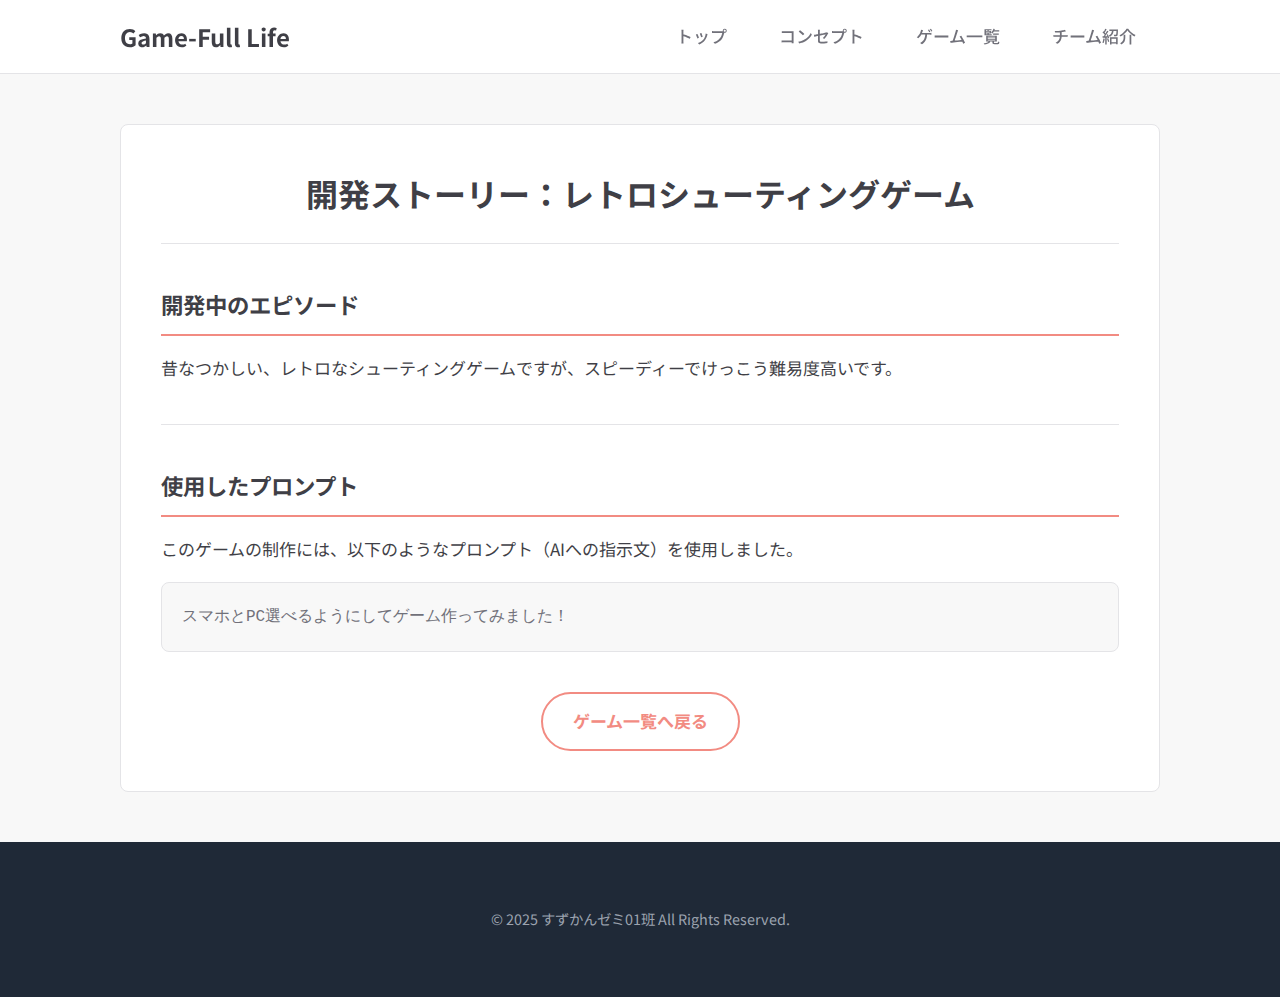
<file: story-retro-shooter-game.html>
<!DOCTYPE html>
<html lang="ja">
<head>
    <meta charset="UTF-8">
    <meta name="viewport" content="width=device-width, initial-scale=1.0">
    <title>開発ストーリー：レトロシューティングゲーム | Game-Full Life</title>
    <link rel="stylesheet" href="style.css">
    <link rel="preconnect" href="https://fonts.googleapis.com">
    <link rel="preconnect" href="https://fonts.gstatic.com" crossorigin>
    <link href="https://fonts.googleapis.com/css2?family=Noto+Sans+JP:wght@400;500;700&family=Poppins:wght@700&display=swap" rel="stylesheet">
</head>
<body>

    <header class="site-header">
        <div class="container">
            <div class="header-inner">
                <div class="site-logo">
                    <a href="index.html"><h1 class="site-main-title">Game-Full Life</h1></a>
                </div>
                <nav class="main-nav">
                    <a href="index.html">トップ</a>
                    <a href="concept.html">コンセプト</a>
                    <a href="games.html">ゲーム一覧</a>
                    <a href="about.html">チーム紹介</a>
                </nav>
            </div>
        </div>
    </header>

    <main class="site-content">
        <div class="container">
            <div class="content-wrapper">
                <h2 class="section-title">開発ストーリー：レトロシューティングゲーム</h2>
                <h3>開発中のエピソード</h3>
                <p>昔なつかしい、レトロなシューティングゲームですが、スピーディーでけっこう難易度高いです。</p>
                <hr class="story-divider">
                <h3>使用したプロンプト</h3>
                <p>このゲームの制作には、以下のようなプロンプト（AIへの指示文）を使用しました。</p>
                <div class="prompt-box">
                    <pre><code>スマホとPC選べるようにしてゲーム作ってみました！</code></pre>
                </div>
                <div style="text-align:center; margin-top: 40px;"><a href="games.html" class="button">ゲーム一覧へ戻る</a></div>
            </div>
        </div>
    </main>

    <footer class="site-footer">
        <div class="container">
            <p>&copy; 2025 すずかんゼミ01班 All Rights Reserved.</p>
        </div>
    </footer>

</body>
</html>
</file>
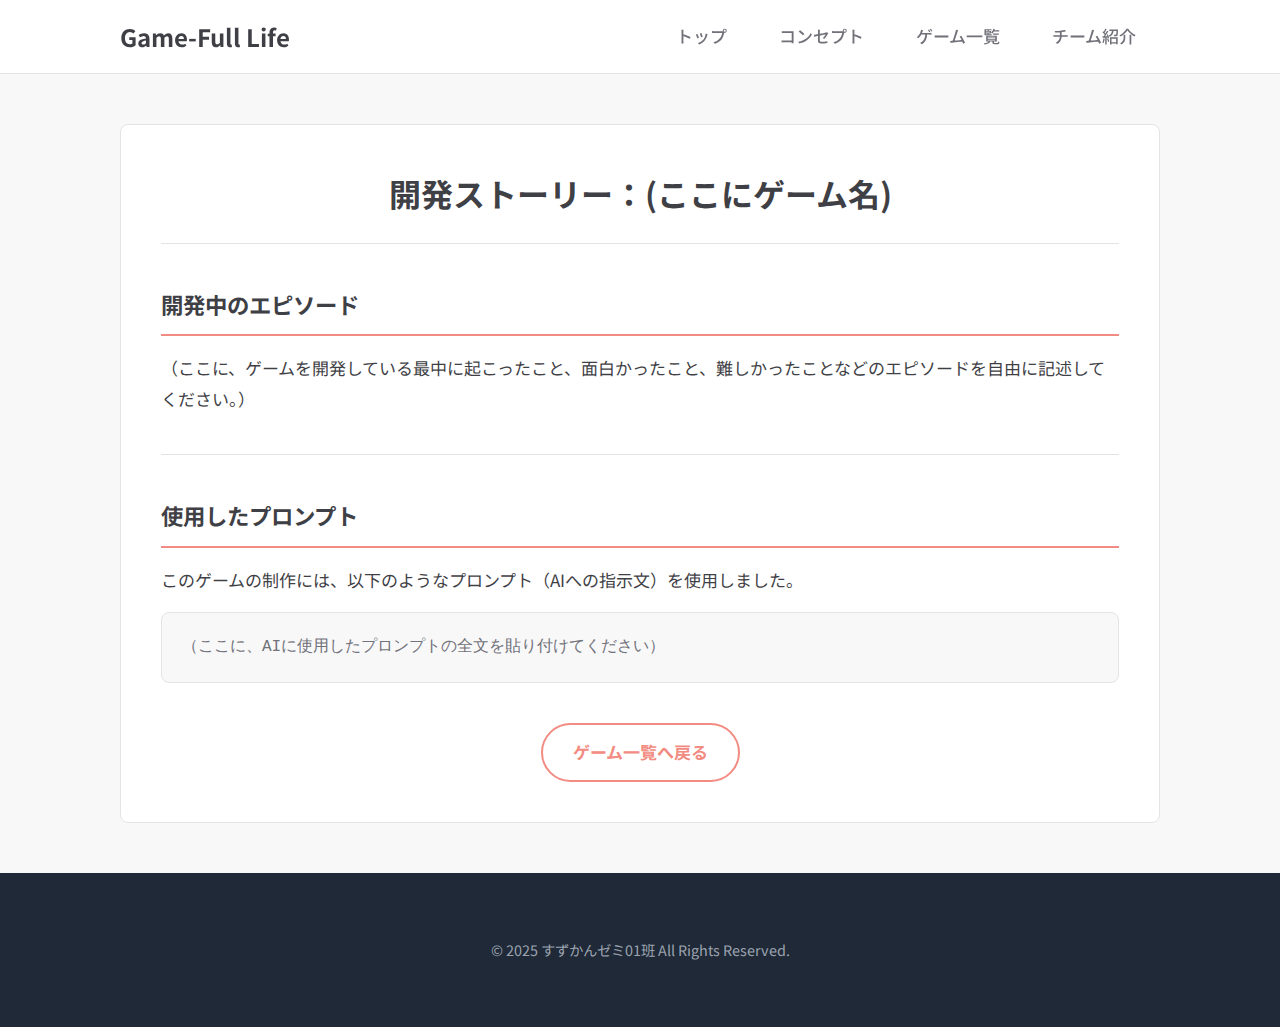
<file: story-template.html>
<!DOCTYPE html>
<html lang="ja">
<head>
    <meta charset="UTF-8">
    <meta name="viewport" content="width=device-width, initial-scale=1.0">
    <title>開発ストーリー：(ここにゲーム名) | Game-Full Life</title>
    <link rel="stylesheet" href="style.css">
    <link rel="preconnect" href="https://fonts.googleapis.com">
    <link rel="preconnect" href="https://fonts.gstatic.com" crossorigin>
    <link href="https://fonts.googleapis.com/css2?family=Noto+Sans+JP:wght@400;500;700&family=Poppins:wght@700&display=swap" rel="stylesheet">
</head>
<body>

    <header class="site-header">
        <div class="container">
            <div class="header-inner">
                <div class="site-logo">
                    <a href="index.html"><h1 class="site-main-title">Game-Full Life</h1></a>
                </div>
                <nav class="main-nav">
                    <a href="index.html">トップ</a>
                    <a href="concept.html">コンセプト</a>
                    <a href="games.html">ゲーム一覧</a>
                    <a href="about.html">チーム紹介</a>
                </nav>
            </div>
        </div>
    </header>

    <main class="site-content">
        <div class="container">
            <div class="content-wrapper">
                <h2 class="section-title">開発ストーリー：(ここにゲーム名)</h2>
                <h3>開発中のエピソード</h3>
                <p>（ここに、ゲームを開発している最中に起こったこと、面白かったこと、難しかったことなどのエピソードを自由に記述してください。）</p>
                <hr class="story-divider">
                <h3>使用したプロンプト</h3>
                <p>このゲームの制作には、以下のようなプロンプト（AIへの指示文）を使用しました。</p>
                <div class="prompt-box">
                    <pre><code>（ここに、AIに使用したプロンプトの全文を貼り付けてください）</code></pre>
                </div>
                <div style="text-align:center; margin-top: 40px;"><a href="games.html" class="button">ゲーム一覧へ戻る</a></div>
            </div>
        </div>
    </main>

    <footer class="site-footer">
        <div class="container">
            <p>&copy; 2025 すずかんゼミ01班 All Rights Reserved.</p>
        </div>
    </footer>

</body>
</html>
</file>
<file: style.css>
/* style.css (レポート風デザイン 최종版) */
@import url('https://fonts.googleapis.com/css2?family=Noto+Sans+JP:wght@400;500;700&display=swap');

*, *::before, *::after { box-sizing: border-box; }

:root {
    --bg-color: #f8f8f8; /* 背景色 (非常に薄いグレー) */
    --content-bg-color: #ffffff;
    --text-color: #3f3f46; /* テキストカラー (濃いウォームグレー) */
    --text-color-light: #71717a;
    --border-color: #e4e4e7;
    --accent-color: #f28b82; /* アクセントカラー (温かみのあるコーラルピンク) */
    --accent-color-dark: #e57373;
    --footer-bg: #1f2937; /* フッターの背景 (濃いスレート) */
    --font-family: 'Noto Sans JP', sans-serif;
    --content-width: 1080px;
    --border-radius: 8px;
}
body {
    font-family: var(--font-family); margin: 0; padding: 0; background-color: var(--bg-color);
    color: var(--text-color); line-height: 1.8; font-size: 17px;
}
.container {
    max-width: var(--content-width); margin-left: auto; margin-right: auto;
    padding-left: 20px; padding-right: 20px;
}
.site-header {
    background-color: rgba(255, 255, 255, 0.9); padding: 15px 0; position: sticky; top: 0;
    z-index: 1000; backdrop-filter: blur(8px); border-bottom: 1px solid var(--border-color);
}
.header-inner { display: flex; justify-content: space-between; align-items: center; }
.site-logo a { text-decoration: none; }
.site-logo .site-main-title {
    color: var(--text-color); font-size: 1.5rem; font-weight: 700; margin: 0;
}
.main-nav a {
    color: var(--text-color-light); text-decoration: none; font-weight: 500;
    padding: 8px 16px; margin: 0 8px; position: relative; transition: color 0.3s;
}
.main-nav a.active, .main-nav a:hover { color: var(--accent-color); }

/* --- トップページのヒーローセクション --- */
.hero-section {
    text-align: center;
    padding: 100px 20px;
    background-color: #fff;
    border-bottom: 1px solid var(--border-color);
}
.hero-title {
    font-size: 3rem;
    font-weight: 700;
    margin: 0 0 20px 0;
    line-height: 1.4;
    color: var(--text-color);
}
.hero-title .accent { color: var(--accent-color); }
.hero-subtitle {
    font-size: 1.1rem;
    max-width: 600px;
    margin: 0 auto 30px auto;
    color: var(--text-color-light);
}
.button {
    display: inline-block; background-color: transparent; color: var(--accent-color) !important;
    border: 2px solid var(--accent-color); padding: 12px 30px; text-decoration: none;
    border-radius: 50px; font-weight: 700; transition: all 0.3s;
}
.button:hover { background-color: var(--accent-color); color: white !important; }

/* --- メインコンテンツ --- */
.site-content { padding: 50px 0; }
.content-wrapper {
    background-color: var(--content-bg-color);
    padding: 40px;
    border-radius: var(--border-radius);
    border: 1px solid var(--border-color);
}
h2.section-title {
    font-size: 2rem; margin: 0 0 30px 0; padding-bottom: 20px; text-align: center;
    border-bottom: 1px solid var(--border-color); color: var(--text-color); font-weight: 700;
}
h3 { font-size: 1.4rem; margin-top: 40px; margin-bottom: 15px; color: var(--text-color); border-bottom: 2px solid var(--accent-color); padding-bottom: 10px; font-weight: 700;}

/* --- ゲームリスト --- */
.game-list { display: grid; grid-template-columns: 1fr; gap: 30px; }
@media (min-width: 768px) { .game-list { grid-template-columns: repeat(2, 1fr); } }
.game-card {
    background-color: #fff; border-radius: var(--border-radius); overflow: hidden;
    border: 1px solid var(--border-color); display: flex; flex-direction: column;
    transition: box-shadow 0.3s, transform 0.3s;
}
.game-card:hover { transform: translateY(-5px); box-shadow: 0 10px 25px rgba(0,0,0,0.08); }
.game-card-image { width: 100%; height: 200px; object-fit: cover; }
.game-card-content { padding: 25px; flex-grow: 1; display: flex; flex-direction: column; }
.game-card h3 { font-size: 1.3rem; margin: 0 0 10px 0; border: none; padding: 0; }
.game-card p { font-size: 1rem; color: var(--text-color-light); flex-grow: 1; }
.game-card-actions { padding: 0 25px 25px; display: flex; flex-wrap: wrap; gap: 10px; margin-top: auto;}
.game-card-actions .button {
    font-size: 0.9rem; padding: 8px 20px; flex-grow: 1;
    border-color: var(--accent-color-dark); color: var(--accent-color-dark) !important;
}
.game-card-actions .button:hover { background-color: var(--accent-color-dark); color: white !important; }
.game-card-actions .button.secondary { border-color: #5a5a5a; color: #5a5a5a !important; }
.game-card-actions .button.secondary:hover { background-color: #5a5a5a; color: white !important; }

/* --- その他 --- */
.team-member { display: flex; align-items: center; gap: 20px; }
.team-member-img { width: 80px; height: 80px; border-radius: 50%; }
.site-footer { background-color: var(--footer-bg); color: #9ca3af; padding: 50px 0; text-align: center; font-size: 0.9rem;}
.story-divider { border: 0; height: 1px; background-color: var(--border-color); margin: 40px 0; }
.prompt-box { background-color: var(--bg-color); border: 1px solid var(--border-color); border-radius: var(--border-radius); padding: 20px; font-size: 1rem;}
.prompt-box pre { margin: 0; white-space: pre-wrap; word-wrap: break-word; color: var(--text-color-light); }
@media (max-width: 959px) {
    .header-inner { flex-direction: column; gap: 15px; }
    .main-nav { border-top: 1px solid var(--border-color); width: 100%; padding-top: 15px; text-align: center; }
}
</file>
